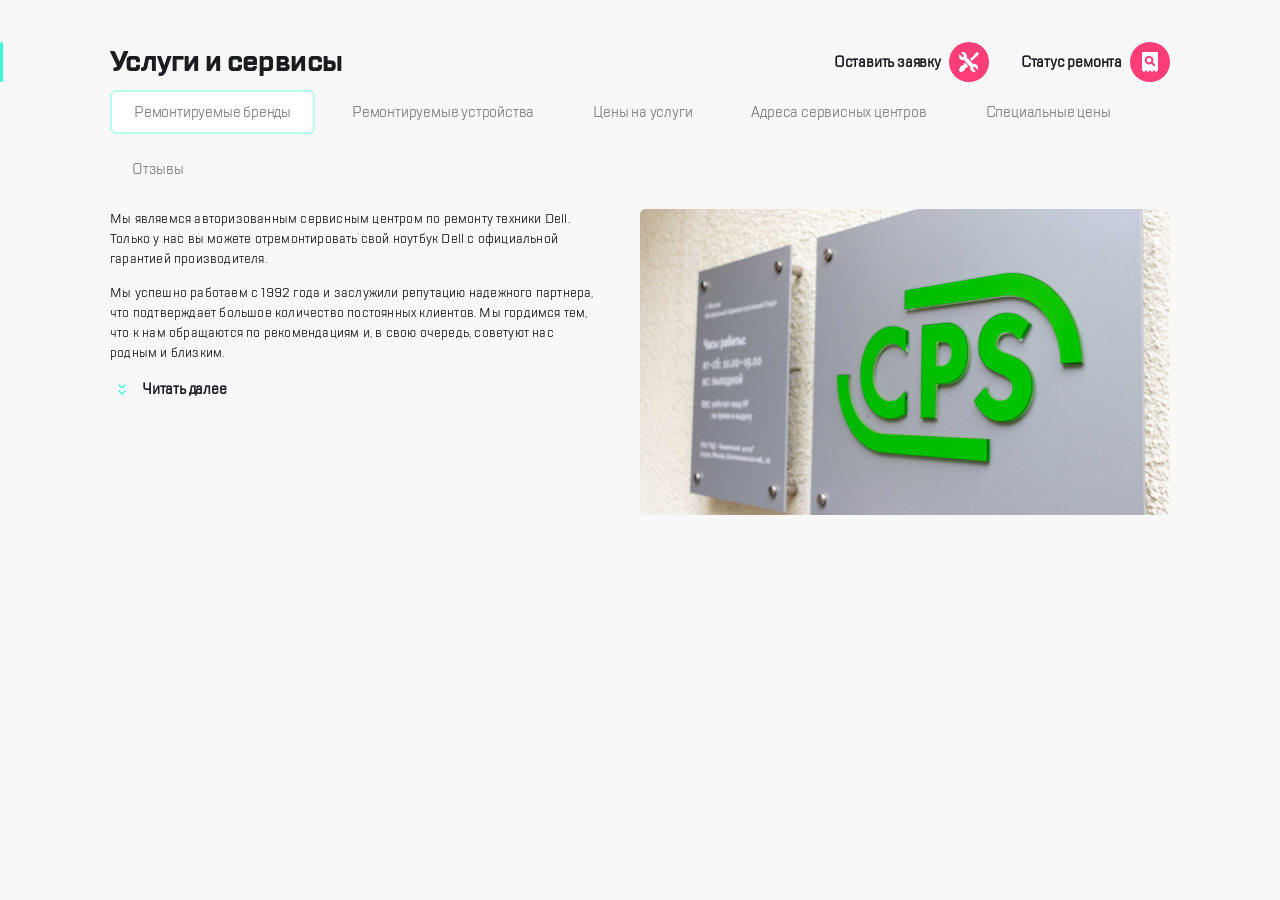
<file: index.html>
<!DOCTYPE html>
<html lang="en">

<head>
    <meta charset="UTF-8">
    <meta http-equiv="X-UA-Compatible" content="IE=edge">
    <meta name="viewport" content="width=device-width, initial-scale=1.0">
    <link rel="stylesheet" href="./style.css">
    <title>Document</title>
</head>

<body>
    <header class="zagolovok">
        <div class="zagolovok-left">
            <div class="burger">
                <img class="burger-pic" src="/images/burger.svg">
            </div>
            <div class="divider tablet">
                <img class="divider-pic" src="/images/divider.svg">
            </div>
            <div class="group">
                <img class="group-pic" src="/images/Group.svg">
            </div>
        </div>
        <div class="divider mobile">
            <img class="divider-pic" src="/images/divider.svg">
        </div>
        <div class="zagolovok-right">
            <div class="call tablet">
                <img class="call-pic" src="/images/call.svg">
            </div>
            <div class="chat  tablet">
                <img class="chat-pic" src="/images/chat.svg">
            </div>
            <div class="profile  tablet">
                <img class="profile-pic" src="/images/profile.svg">
            </div>
            <div class="divider tablet">
                <img class="divider-pic" src="/images/divider.svg">
            </div>
            <div class="repair">
                <img class="repair-pic" src="/images/repair.svg">
            </div>
            <div class="check-status">
                <img class="check-status-pic" src="/images/checkstatus.svg">
            </div>
        </div>
    </header>
    <div class="blue-line">
    </div>
    <main class="main container">
        <section class="uslugi">
            <div class="uslugi__top">
                <h1 class="uslugi__top-title">Услуги и сервисы</h1>
                <div class="uslugi__top-links">
                    <div class="top__link">
                        <h3>Оставить заявку</h3>
                        <img src="./images/repair.svg" alt="zayavka">
                    </div>
                    <div class="top__link">
                        <h3>Статус ремонта</h3>
                        <img src="./images/checkstatus.svg" alt="checkstatus">
                    </div>
                </div>
            </div>
            <div class="uslugi__nav">
                <a href="" class="uslugi__nav-link active tablet-hidden">Ремонтируемые бренды</a>
                <a href="" class="uslugi__nav-link tablet-mobile_active">Ремонтируемые устройства</a>
                <a href="" class="uslugi__nav-link tablet-visible">Дополнительные услуги</a>
                <a href="" class="uslugi__nav-link">Цены на услуги</a>
                <a href="" class="uslugi__nav-link tablet-hidden">Адреса сервисных центров</a>
                <a href="" class="uslugi__nav-link">Специальные цены</a>
                <a href="" class="uslugi__nav-link tablet-hidden">Отзывы</a>
            </div>
        </section>
        <section class="description">
            <div class="description__text-btn">
                <p>Мы являемся авторизованным сервисным центром по ремонту техники Dell. Только у нас вы можете
                    отремонтировать свой ноутбук Dell с официальной гарантией производителя.
                </p>
                <p>Мы успешно работаем с 1992 года и заслужили репутацию надежного партнера, что подтверждает большое
                    количество постоянных клиентов. Мы гордимся тем, что к нам обращаются по рекомендациям и, в свою
                    очередь, советуют нас родным и близким.
                </p>
                <div class="more">
                    <img src="./images/expand.svg" alt="">
                    <h4>Читать далее</h4>
                </div>
            </div>
            <img class="description__img" src="./images/_MG_3223.png" alt="">
        </section>

    </main>

</body>

</html>
</file>
<file: style.css>
@font-face {
    font-family: "TT Lakes Bold";
    src: url(./fonts/TTLakes-Bold.woff);
    font-weight: normal;
}

@font-face {
    font-family: "TT Lakes Regular";
    src: url(./fonts/TTLakesCondensed-Regular.woff);
    font-weight: normal;
}

* {
    margin: 0;
    padding: 0;
    box-sizing: border-box;
}

body {
    background: #F8F8F8;
}

a {
    color: inherit;
    text-decoration: none;
}

a.active {
    display: block;
    position: relative;
    background: white;
    border: 2px solid #B8FFEC;
    border-radius: 6px;
}

.zagolovok {
    display: none;
    position: relative;
    align-items: center;
    width: 100%;
    padding:0% 3.125%;
    height: 88px;
    justify-content: space-between;
    background: white;
    border-bottom: 1px solid #D9FFF5;
}
.zagolovok-left {
    display: flex;
    position: relative;
    width: fit-content;
    height: fit-content;
    align-items: center;
    gap:20px;
}
.zagolovok-right {
    display: flex;
    position: relative;
    width: fit-content;
    height: fit-content;
    align-items: center;
    gap:20px;
}


.burger {
    display: block;
}

.divider {
    display: block;
}

.group {
    display: block;

}

.call {
    display: block;

}

.chat {
    display: block;

}

.profile {
    display: block;
}

.new-divider {
    display: block;
}

.repair {
    display: block;
}

.check-status {
    display: block;
}

.container {
    max-width: 1060px;
    width: 100%;
    overflow-x: hidden;
    margin: 0 auto;
}

.main {
    margin: 42px auto 0 auto;
    display: block;
    position: relative;
    height: fit-content;
}

.uslugi {
    display: flex;
    flex-direction: column;
    position: relative;
    width: 100%;
    height: fit-content;
}

.uslugi__top {
    display: flex;
    position: relative;
    width: 100%;
    height: fit-content;
    justify-content: space-between;
    align-items: center;
    margin-bottom: 8px;
}

.blue-line {
    display: block;
    position: absolute;
    left: 0;
    top: 42px;
    width: 3px;
    height: 40px;
    background: #41F6D7;
    border-radius: 2px;
}

.uslugi__top-title {
    font-family: 'TT Lakes Bold';
    font-size: 28px;
    line-height: 40px;
    letter-spacing: -0.6px;
    color: #1B1C21;
}

.uslugi__top-links {
    display: flex;
    position: relative;
    width: fit-content;
    gap: 32px;
    height: fit-content;
}

.top__link {
    display: flex;
    position: relative;
    width: fit-content;
    height: fit-content;
    align-items: center;
    gap: 8px;
}

.top__link h3 {
    font-family: "TT Lakes Regular";
    font-size: 16px;
    line-height: 24px;
    text-align: right;
    letter-spacing: -0.2px;
    color: #1B1C21;
}

.uslugi__nav {
    display: flex;
    position: relative;
    width: 1060px;
    height: fit-content;
    align-items: center;
    flex-wrap: wrap;
    gap: 15px;
    margin-bottom: 20px;
}

.uslugi__nav-link {
    font-family: 'TT Lakes Regular';
    font-size: 16px;
    font-weight: 200;
    line-height: 24px;
    letter-spacing: -0.2px;
    color: #7E7E82;
    padding: 8px 22px;
}

.description {
    display: flex;
    position: relative;
    justify-content: space-between;
    width: 100%;
    flex-wrap: wrap;
}

.description__text-btn {
    display: flex;
    flex-direction: column;
    position: relative;
    width: 46.2%;
    gap: 14px;
}

.description__text-btn p {
    font-family: 'TT Lakes Regular';
    font-size: 14px;
    line-height: 20px;
    letter-spacing: 0.2px;
    color: #1B1C21;
}

.more {
    display: flex;
    position: relative;
    width: fit-content;
    height: fit-content;
    align-items: center;
    gap: 8px;
}

.more h4 {
    font-family: 'TT Lakes Regular';
    font-size: 16px;
    line-height: 24px;
    letter-spacing: -0.2px;
    color: #1B1C21;
}

.description__img {
    width: 50%;
    min-width: 320px;
}
.tablet-hidden {
    display: block;
}
.tablet-visible {
    display: none;
}

@media (max-width:1100px) {
    .container {
        padding: 0 3.125%;
        max-width: 100%;
    }
    .uslugi__nav {
        width: 100%;
    }
    .uslugi__nav-link {
        white-space: wrap;
    }
}

@media (max-width:768px) {
    a.active {
        display: none;
    }
    a.tablet-mobile_active {
        display: block;
        position: relative;
        background: white;
        border: 2px solid #B8FFEC;
        border-radius: 6px;
    }
    .zagolovok {
        display: flex;
    }
    .container {
        padding: 0;
        max-width: 100%;
    }
    .main {
        margin:24px auto 0 auto;
    }
    .blue-line {
        top:calc(100px + 12px);
    }
    .uslugi {
        padding: 0 3.125%;
    }
    .description__text-btn {
        padding: 0 3.125%;
    }
    .uslugi__top-links {
        display: none;
    }
    .uslugi__nav-link {
        white-space: nowrap;
    }
    .uslugi__nav {
        flex-wrap: nowrap;
    }

    .tablet {
        display: block;
    }
    .mobile {
        display: none;
    }
    .tablet-hidden {
        display: none;
    }
    .tablet-visible {
        display: block;
    }
}

@media (max-width:635px) and (min-width:320px){
    .container {
        max-width: 100%;
    }
    .description {
        gap:16px;
    }
    .description__text-btn {
        width: 100%;
    }
    .description__img {
        width: 100%;
    }
    .tablet {
        display: none;
    }
    .mobile {
        display: block;
    }
}
</file>
